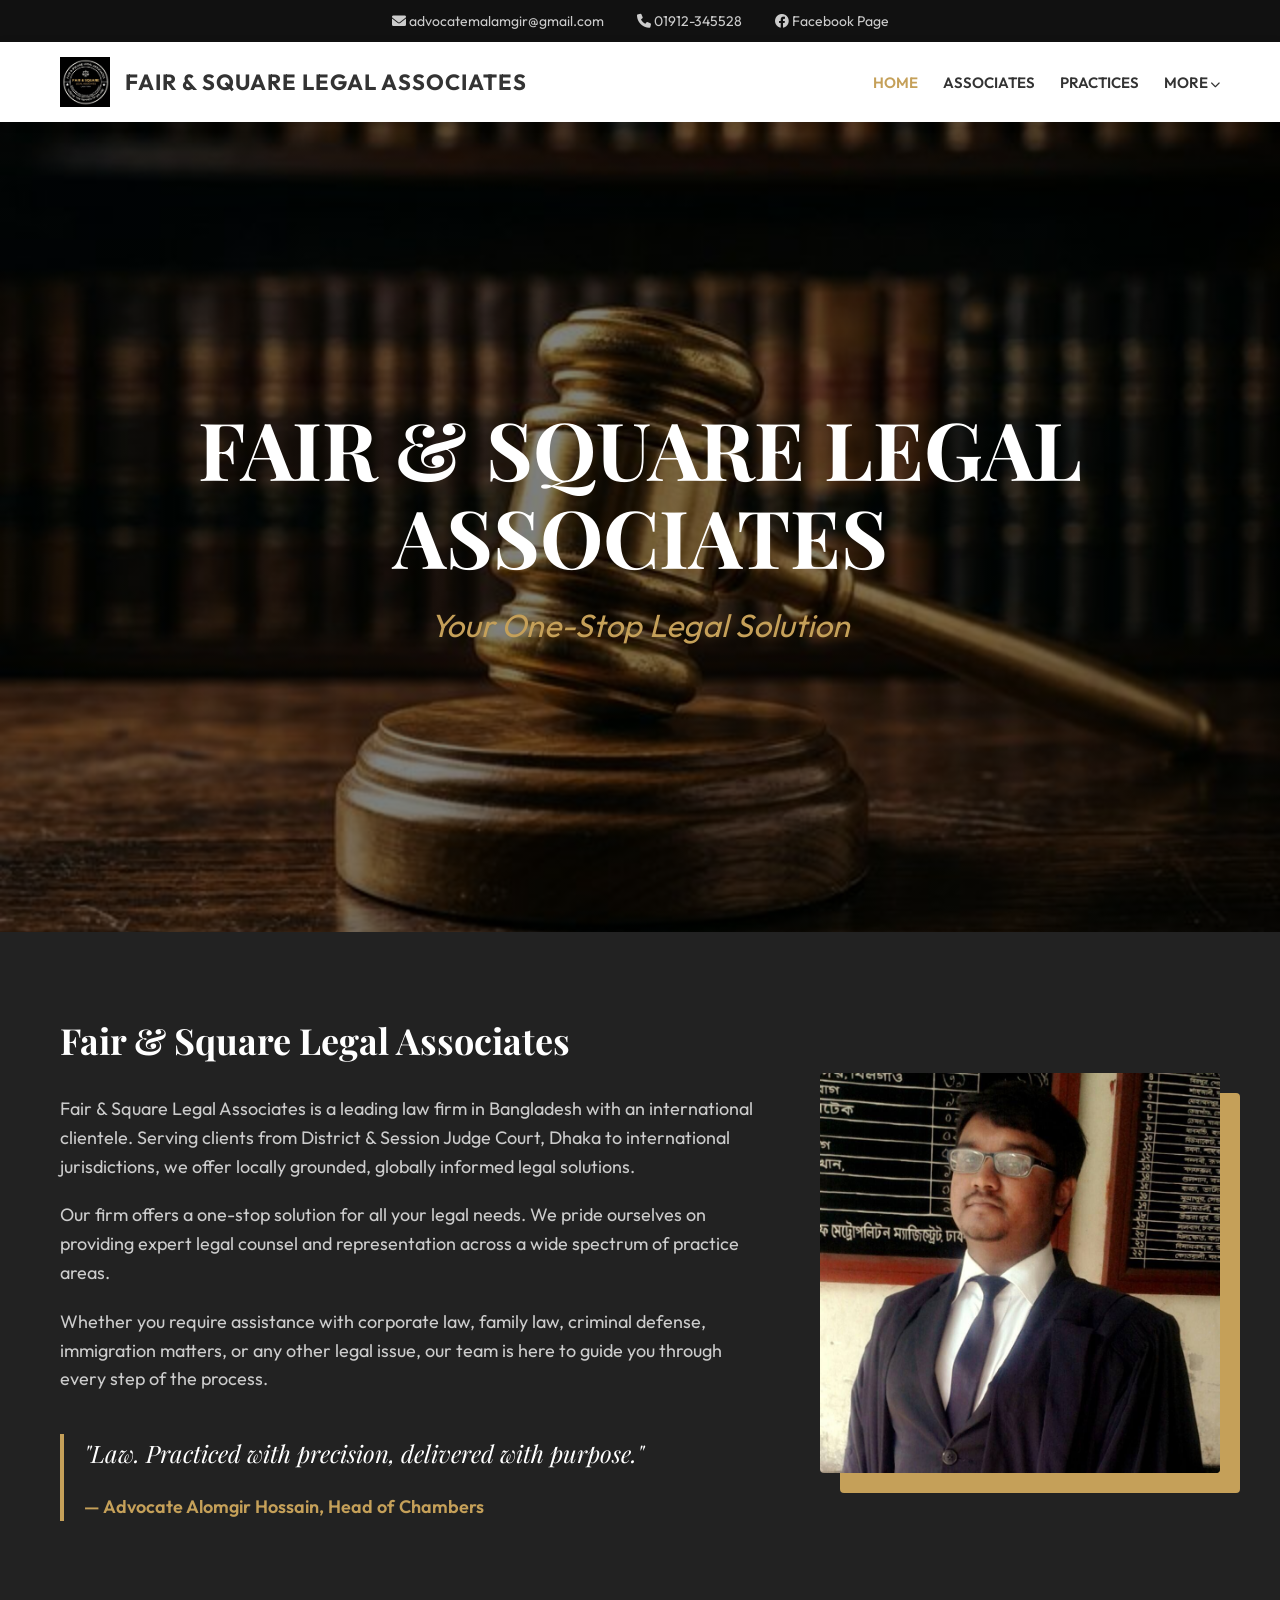
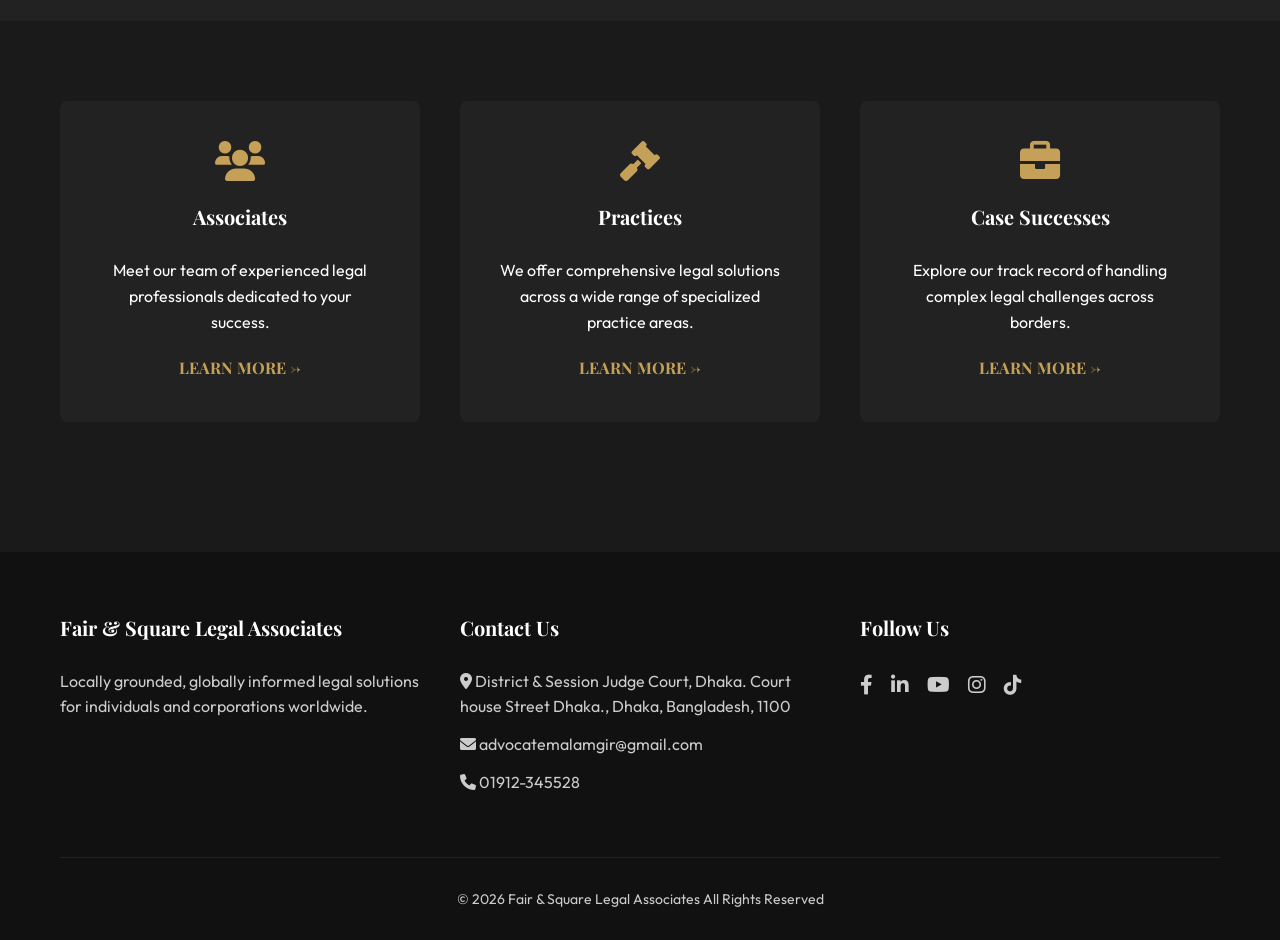
<file: index.html>
<!DOCTYPE html>
<html lang="en">
<head>
    <meta charset="UTF-8">
    <meta name="viewport" content="width=device-width, initial-scale=1.0">
    <title>Fair & Square Legal Associates - Your One-Stop Legal Solution</title>
    <link rel="stylesheet" href="css/style.css">
    <link rel="icon" type="image/x-icon" href="favicon.ico">
    <!-- Font Awesome for icons -->
    <link rel="stylesheet" href="https://cdnjs.cloudflare.com/ajax/libs/font-awesome/6.0.0/css/all.min.css">
</head>
<body>
    <!-- Top Contact Bar -->
    <div class="top-bar">
        <div class="container">
            <a href="mailto:advocatemalamgir@gmail.com"><i class="fas fa-envelope"></i> advocatemalamgir@gmail.com</a>
            <a href="tel:01912-345528"><i class="fas fa-phone"></i> 01912-345528</a>
            <a href="https://www.facebook.com/profile.php?id=61578124595569" target="_blank"><i class="fab fa-facebook"></i> Facebook Page</a>
        </div>
    </div>

    <!-- Header Navigation -->
    <header>
        <div class="nav-container">
            <div class="logo-area">
                <a href="index.html" style="text-decoration: none; display: flex; align-items: center; gap: 15px;">
                    <img src="assets/logo.jpg" alt="Logo" style="height: 50px;">
                    <div class="site-title" style="color: #333;">Fair & Square Legal Associates</div>
                </a>
            </div>
            <div class="menu-toggle">
                <i class="fas fa-bars"></i>
            </div>
            <nav>
                <ul>
                    <li class="active"><a href="index.html">Home</a></li>
                    <li><a href="associates.html">Associates</a></li>
                    <li><a href="practices.html">Practices</a></li>
                    <li>
                        <a href="#">More <i class="fas fa-chevron-down" style="font-size: 10px;"></i></a>
                        <div class="dropdown-menu">
                            <a href="case-client-successes.html">Case & Client Successes</a>
                            <a href="contact-us.html">Contact Us</a>
                        </div>
                    </li>
                </ul>
            </nav>
        </div>
    </header>

    <!-- Hero Section -->
    <section class="hero">
        <h1 class="hero-title animate-on-scroll">Fair & Square Legal Associates</h1>
        <p class="hero-tagline animate-on-scroll">Your One-Stop Legal Solution</p>
    </section>

    <!-- About Section -->
    <section class="dark-section">
        <div class="container">
            <div class="about-grid">
                <div class="about-text animate-on-scroll">
                    <h2>Fair & Square Legal Associates</h2>
                    <p>Fair & Square Legal Associates is a leading law firm in Bangladesh with an international clientele. Serving clients from District & Session Judge Court, Dhaka to international jurisdictions, we offer locally grounded, globally informed legal solutions.</p>
                    <p>Our firm offers a one-stop solution for all your legal needs. We pride ourselves on providing expert legal counsel and representation across a wide spectrum of practice areas.</p>
                    <p>Whether you require assistance with corporate law, family law, criminal defense, immigration matters, or any other legal issue, our team is here to guide you through every step of the process.</p>
                    <div style="margin-top: 40px; border-left: 4px solid var(--accent); padding-left: 20px;">
                        <p class="serif" style="font-style: italic; font-size: 24px; color: #fff;">"Law. Practiced with precision, delivered with purpose."</p>
                        <p style="font-weight: 600; color: var(--accent);">— Advocate Alomgir Hossain, Head of Chambers</p>
                    </div>
                </div>
                <div class="about-img animate-on-scroll">
                    <img src="assets/advocate.jpg" alt="Advocate Profile">
                </div>
            </div>
        </div>
    </section>

    <!-- Quick Links Grid -->
    <section>
        <div class="container">
            <div class="footer-grid">
                <div class="footer-col" style="background: #222; padding: 40px; border-radius: 8px; text-align: center;">
                    <i class="fas fa-users" style="font-size: 40px; color: var(--accent); margin-bottom: 20px;"></i>
                    <h3>Associates</h3>
                    <p style="margin-bottom: 20px;">Meet our team of experienced legal professionals dedicated to your success.</p>
                    <a href="associates.html" class="serif" style="color: var(--accent); font-weight: 700;">LEARN MORE &rarr;</a>
                </div>
                <div class="footer-col" style="background: #222; padding: 40px; border-radius: 8px; text-align: center;">
                    <i class="fas fa-gavel" style="font-size: 40px; color: var(--accent); margin-bottom: 20px;"></i>
                    <h3>Practices</h3>
                    <p style="margin-bottom: 20px;">We offer comprehensive legal solutions across a wide range of specialized practice areas.</p>
                    <a href="practices.html" class="serif" style="color: var(--accent); font-weight: 700;">LEARN MORE &rarr;</a>
                </div>
                <div class="footer-col" style="background: #222; padding: 40px; border-radius: 8px; text-align: center;">
                    <i class="fas fa-briefcase" style="font-size: 40px; color: var(--accent); margin-bottom: 20px;"></i>
                    <h3>Case Successes</h3>
                    <p style="margin-bottom: 20px;">Explore our track record of handling complex legal challenges across borders.</p>
                    <a href="case-client-successes.html" class="serif" style="color: var(--accent); font-weight: 700;">LEARN MORE &rarr;</a>
                </div>
            </div>
        </div>
    </section>

    <!-- Footer -->
    <footer>
        <div class="container">
            <div class="footer-grid">
                <div class="footer-col">
                    <h3 class="serif">Fair & Square Legal Associates</h3>
                    <p>Locally grounded, globally informed legal solutions for individuals and corporations worldwide.</p>
                </div>
                <div class="footer-col">
                    <h3>Contact Us</h3>
                    <ul class="footer-links">
                        <li><i class="fas fa-location-dot"></i> District & Session Judge Court, Dhaka. Court house Street Dhaka., Dhaka, Bangladesh, 1100</li>
                        <li><i class="fas fa-envelope"></i> advocatemalamgir@gmail.com</li>
                        <li><i class="fas fa-phone"></i> 01912-345528</li>
                    </ul>
                </div>
                <div class="footer-col">
                    <h3>Follow Us</h3>
                    <div class="social-icons">
                        <a href="https://www.facebook.com/profile.php?id=61578124595569" target="_blank"><i class="fab fa-facebook-f"></i></a>
                        <a href="#"><i class="fab fa-linkedin-in"></i></a>
                        <a href="#"><i class="fab fa-youtube"></i></a>
                        <a href="#"><i class="fab fa-instagram"></i></a>
                        <a href="#"><i class="fab fa-tiktok"></i></a>
                    </div>
                </div>
            </div>
            <div class="copyright">
                <p>&copy; 2026 Fair & Square Legal Associates All Rights Reserved</p>
            </div>
        </div>
    </footer>

    <script src="js/main.js"></script>
</body>
</html>
</file>
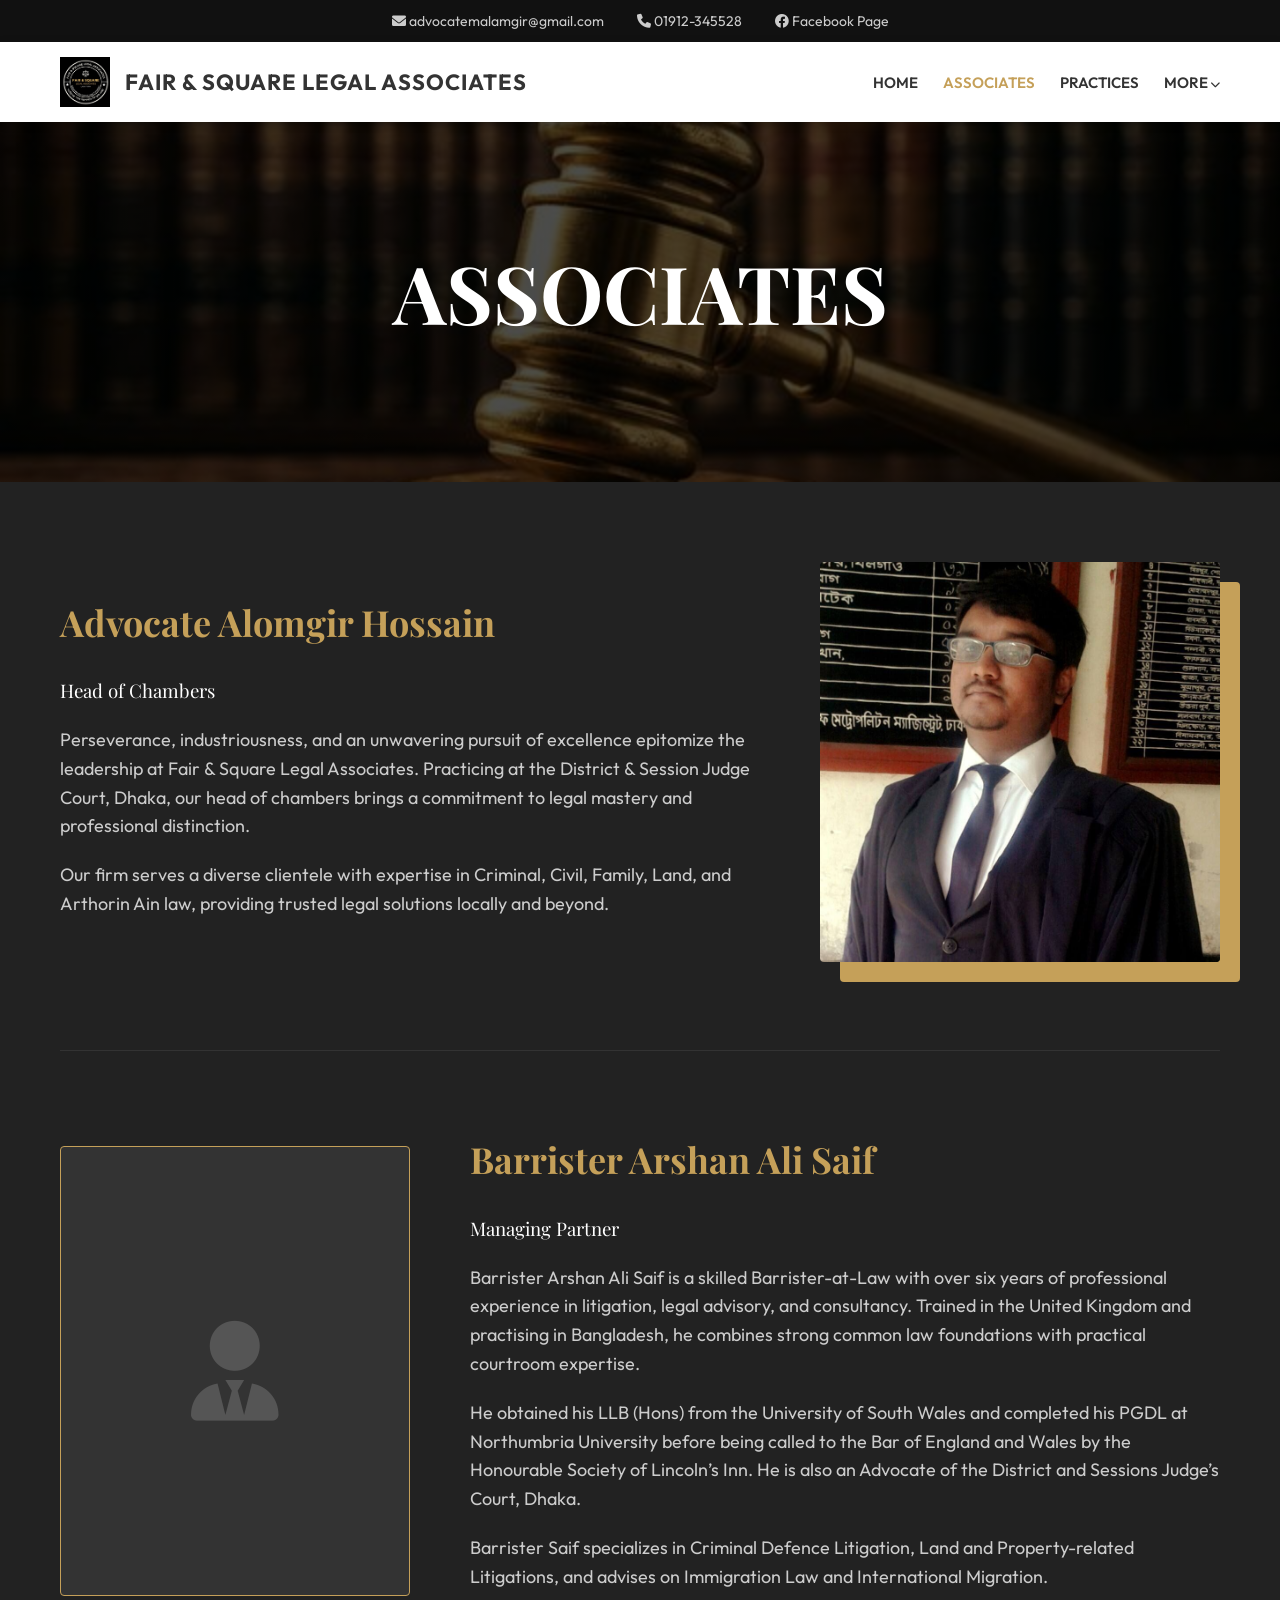
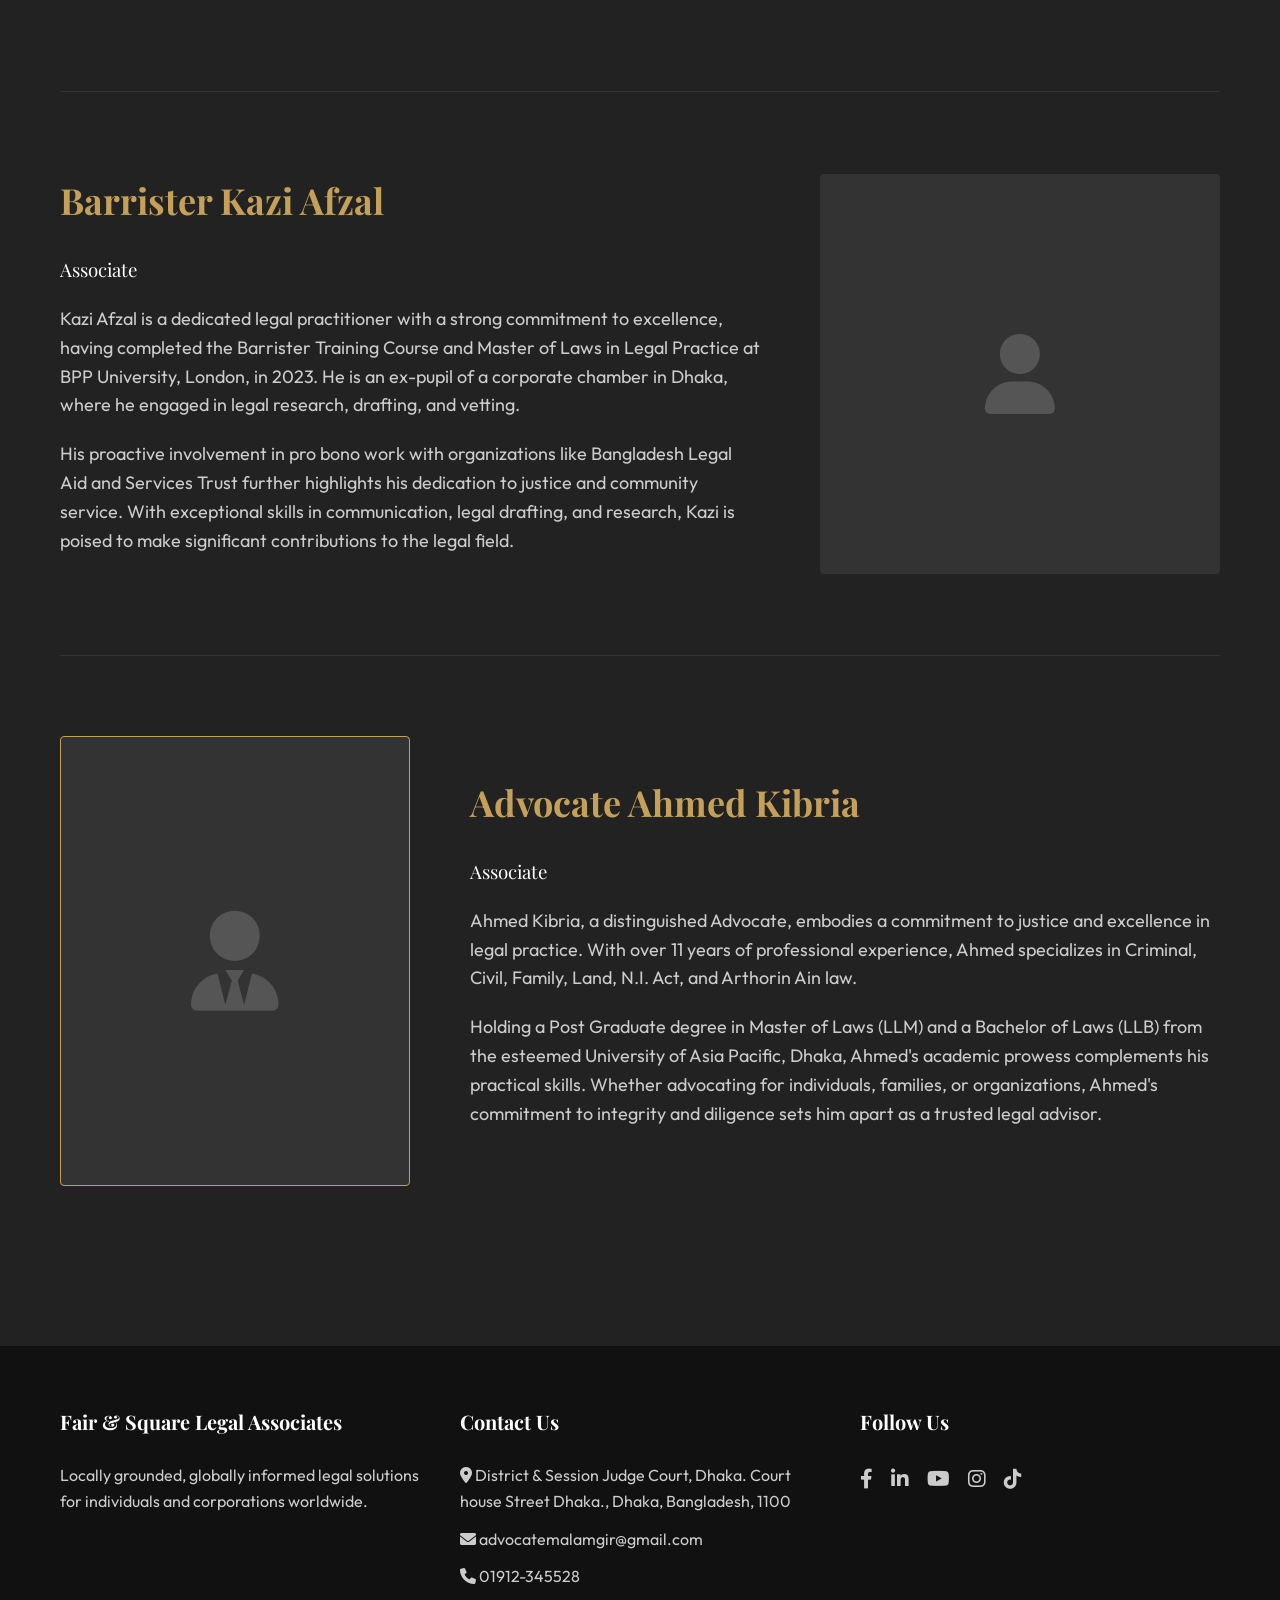
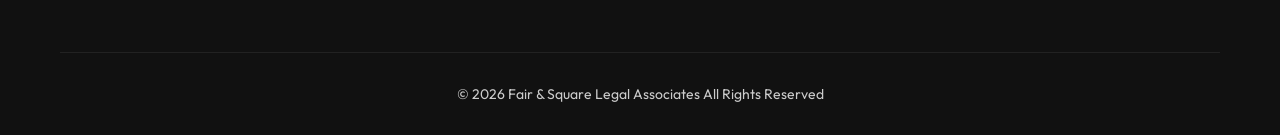
<file: associates.html>
<!DOCTYPE html>
<html lang="en">
<head>
    <meta charset="UTF-8">
    <meta name="viewport" content="width=device-width, initial-scale=1.0">
    <title>Associates - Fair & Square Legal Associates</title>
    <link rel="stylesheet" href="css/style.css">
    <link rel="icon" type="image/x-icon" href="favicon.ico">
    <link rel="stylesheet" href="https://cdnjs.cloudflare.com/ajax/libs/font-awesome/6.0.0/css/all.min.css">
</head>
<body>
    <div class="top-bar">
        <div class="container">
            <a href="mailto:advocatemalamgir@gmail.com"><i class="fas fa-envelope"></i> advocatemalamgir@gmail.com</a>
            <a href="tel:01912-345528"><i class="fas fa-phone"></i> 01912-345528</a>
            <a href="https://www.facebook.com/profile.php?id=61578124595569" target="_blank"><i class="fab fa-facebook"></i> Facebook Page</a>
        </div>
    </div>

    <header>
        <div class="nav-container">
            <div class="logo-area">
                <a href="index.html" style="text-decoration: none; display: flex; align-items: center; gap: 15px;">
                    <img src="assets/logo.jpg" alt="Logo" style="height: 50px;">
                    <div class="site-title" style="color: #333;">Fair & Square Legal Associates</div>
                </a>
            </div>
            <div class="menu-toggle">
                <i class="fas fa-bars"></i>
            </div>
            <nav>
                <ul>
                    <li><a href="index.html">Home</a></li>
                    <li class="active"><a href="associates.html">Associates</a></li>
                    <li><a href="practices.html">Practices</a></li>
                    <li>
                        <a href="#">More <i class="fas fa-chevron-down" style="font-size: 10px;"></i></a>
                        <div class="dropdown-menu">
                            <a href="case-client-successes.html">Case & Client Successes</a>
                            <a href="contact-us.html">Contact Us</a>
                        </div>
                    </li>
                </ul>
            </nav>
        </div>
    </header>

    <section class="hero" style="height: 40vh; background-image: linear-gradient(rgba(0,0,0,0.7), rgba(0,0,0,0.7)), url('assets/hero-bg.png');">
        <h1 class="hero-title">Associates</h1>
    </section>

    <section class="dark-section">
        <div class="container">
            <!-- Associate 1 -->
            <div class="about-grid animate-on-scroll" style="margin-bottom: 80px;">
                <div class="about-text">
                    <h2 class="serif" style="color: var(--accent);">Advocate Alomgir Hossain</h2>
                    <h3 style="margin-bottom: 20px; font-weight: 300;">Head of Chambers</h3>
                    <p>Perseverance, industriousness, and an unwavering pursuit of excellence epitomize the leadership at Fair & Square Legal Associates. Practicing at the District & Session Judge Court, Dhaka, our head of chambers brings a commitment to legal mastery and professional distinction.</p>
                    <p>Our firm serves a diverse clientele with expertise in Criminal, Civil, Family, Land, and Arthorin Ain law, providing trusted legal solutions locally and beyond.</p>
                </div>
                <div class="about-img">
                    <img src="assets/advocate.jpg" alt="Advocate Profile">
                </div>
            </div>

            <hr style="border: 0; border-top: 1px solid #333; margin-bottom: 80px;">

            <!-- Associate 2 -->
            <div class="about-grid animate-on-scroll" style="margin-bottom: 80px; grid-template-columns: 350px 1fr;">
                <div class="about-img">
                    <div style="width: 100%; height: 450px; background: #333; display: flex; align-items: center; justify-content: center; border-radius: 4px; border: 1px solid var(--accent);">
                        <i class="fas fa-user-tie" style="font-size: 100px; color: #555;"></i>
                    </div>
                </div>
                <div class="about-text">
                    <h2 class="serif" style="color: var(--accent);">Barrister Arshan Ali Saif</h2>
                    <h3 style="margin-bottom: 20px; font-weight: 300;">Managing Partner</h3>
                    <p>Barrister Arshan Ali Saif is a skilled Barrister-at-Law with over six years of professional experience in litigation, legal advisory, and consultancy. Trained in the United Kingdom and practising in Bangladesh, he combines strong common law foundations with practical courtroom expertise.</p>
                    <p>He obtained his LLB (Hons) from the University of South Wales and completed his PGDL at Northumbria University before being called to the Bar of England and Wales by the Honourable Society of Lincoln’s Inn. He is also an Advocate of the District and Sessions Judge’s Court, Dhaka.</p>
                    <p>Barrister Saif specializes in Criminal Defence Litigation, Land and Property-related Litigations, and advises on Immigration Law and International Migration.</p>
                </div>
            </div>

            <hr style="border: 0; border-top: 1px solid #333; margin-bottom: 80px;">

            <!-- Associate 3 -->
            <div class="about-grid animate-on-scroll" style="margin-bottom: 80px;">
                <div class="about-text">
                    <h2 class="serif" style="color: var(--accent);">Barrister Kazi Afzal</h2>
                    <h3 style="margin-bottom: 20px; font-weight: 300;">Associate</h3>
                    <p>Kazi Afzal is a dedicated legal practitioner with a strong commitment to excellence, having completed the Barrister Training Course and Master of Laws in Legal Practice at BPP University, London, in 2023. He is an ex-pupil of a corporate chamber in Dhaka, where he engaged in legal research, drafting, and vetting.</p>
                    <p>His proactive involvement in pro bono work with organizations like Bangladesh Legal Aid and Services Trust further highlights his dedication to justice and community service. With exceptional skills in communication, legal drafting, and research, Kazi is poised to make significant contributions to the legal field.</p>
                </div>
                <div class="about-img">
                    <div style="width: 100%; height: 400px; background: #333; display: flex; align-items: center; justify-content: center; border-radius: 4px;">
                        <i class="fas fa-user" style="font-size: 80px; color: #555;"></i>
                    </div>
                </div>
            </div>

            <hr style="border: 0; border-top: 1px solid #333; margin-bottom: 80px;">

            <!-- Associate 4 -->
            <div class="about-grid animate-on-scroll" style="margin-bottom: 80px; grid-template-columns: 350px 1fr;">
                 <div class="about-img">
                    <div style="width: 100%; height: 450px; background: #333; display: flex; align-items: center; justify-content: center; border-radius: 4px; border: 1px solid var(--accent);">
                        <i class="fas fa-user-tie" style="font-size: 100px; color: #555;"></i>
                    </div>
                </div>
                <div class="about-text">
                    <h2 class="serif" style="color: var(--accent);">Advocate Ahmed Kibria</h2>
                    <h3 style="margin-bottom: 20px; font-weight: 300;">Associate</h3>
                    <p>Ahmed Kibria, a distinguished Advocate, embodies a commitment to justice and excellence in legal practice. With over 11 years of professional experience, Ahmed specializes in Criminal, Civil, Family, Land, N.I. Act, and Arthorin Ain law.</p>
                    <p>Holding a Post Graduate degree in Master of Laws (LLM) and a Bachelor of Laws (LLB) from the esteemed University of Asia Pacific, Dhaka, Ahmed's academic prowess complements his practical skills. Whether advocating for individuals, families, or organizations, Ahmed's commitment to integrity and diligence sets him apart as a trusted legal advisor.</p>
                </div>
            </div>
        </div>
    </section>

    <footer>
        <div class="container">
            <div class="footer-grid">
                <div class="footer-col">
                    <h3 class="serif">Fair & Square Legal Associates</h3>
                    <p>Locally grounded, globally informed legal solutions for individuals and corporations worldwide.</p>
                </div>
                <div class="footer-col">
                    <h3>Contact Us</h3>
                    <ul class="footer-links">
                        <li><i class="fas fa-location-dot"></i> District & Session Judge Court, Dhaka. Court house Street Dhaka., Dhaka, Bangladesh, 1100</li>
                        <li><i class="fas fa-envelope"></i> advocatemalamgir@gmail.com</li>
                        <li><i class="fas fa-phone"></i> 01912-345528</li>
                    </ul>
                </div>
                <div class="footer-col">
                    <h3>Follow Us</h3>
                    <div class="social-icons">
                        <a href="https://www.facebook.com/profile.php?id=61578124595569" target="_blank"><i class="fab fa-facebook-f"></i></a>
                        <a href="#"><i class="fab fa-linkedin-in"></i></a>
                        <a href="#"><i class="fab fa-youtube"></i></a>
                        <a href="#"><i class="fab fa-instagram"></i></a>
                        <a href="#"><i class="fab fa-tiktok"></i></a>
                    </div>
                </div>
            </div>
            <div class="copyright">
                <p>&copy; 2026 Fair & Square Legal Associates All Rights Reserved</p>
            </div>
        </div>
    </footer>

    <script src="js/main.js"></script>
</body>
</html>
</file>
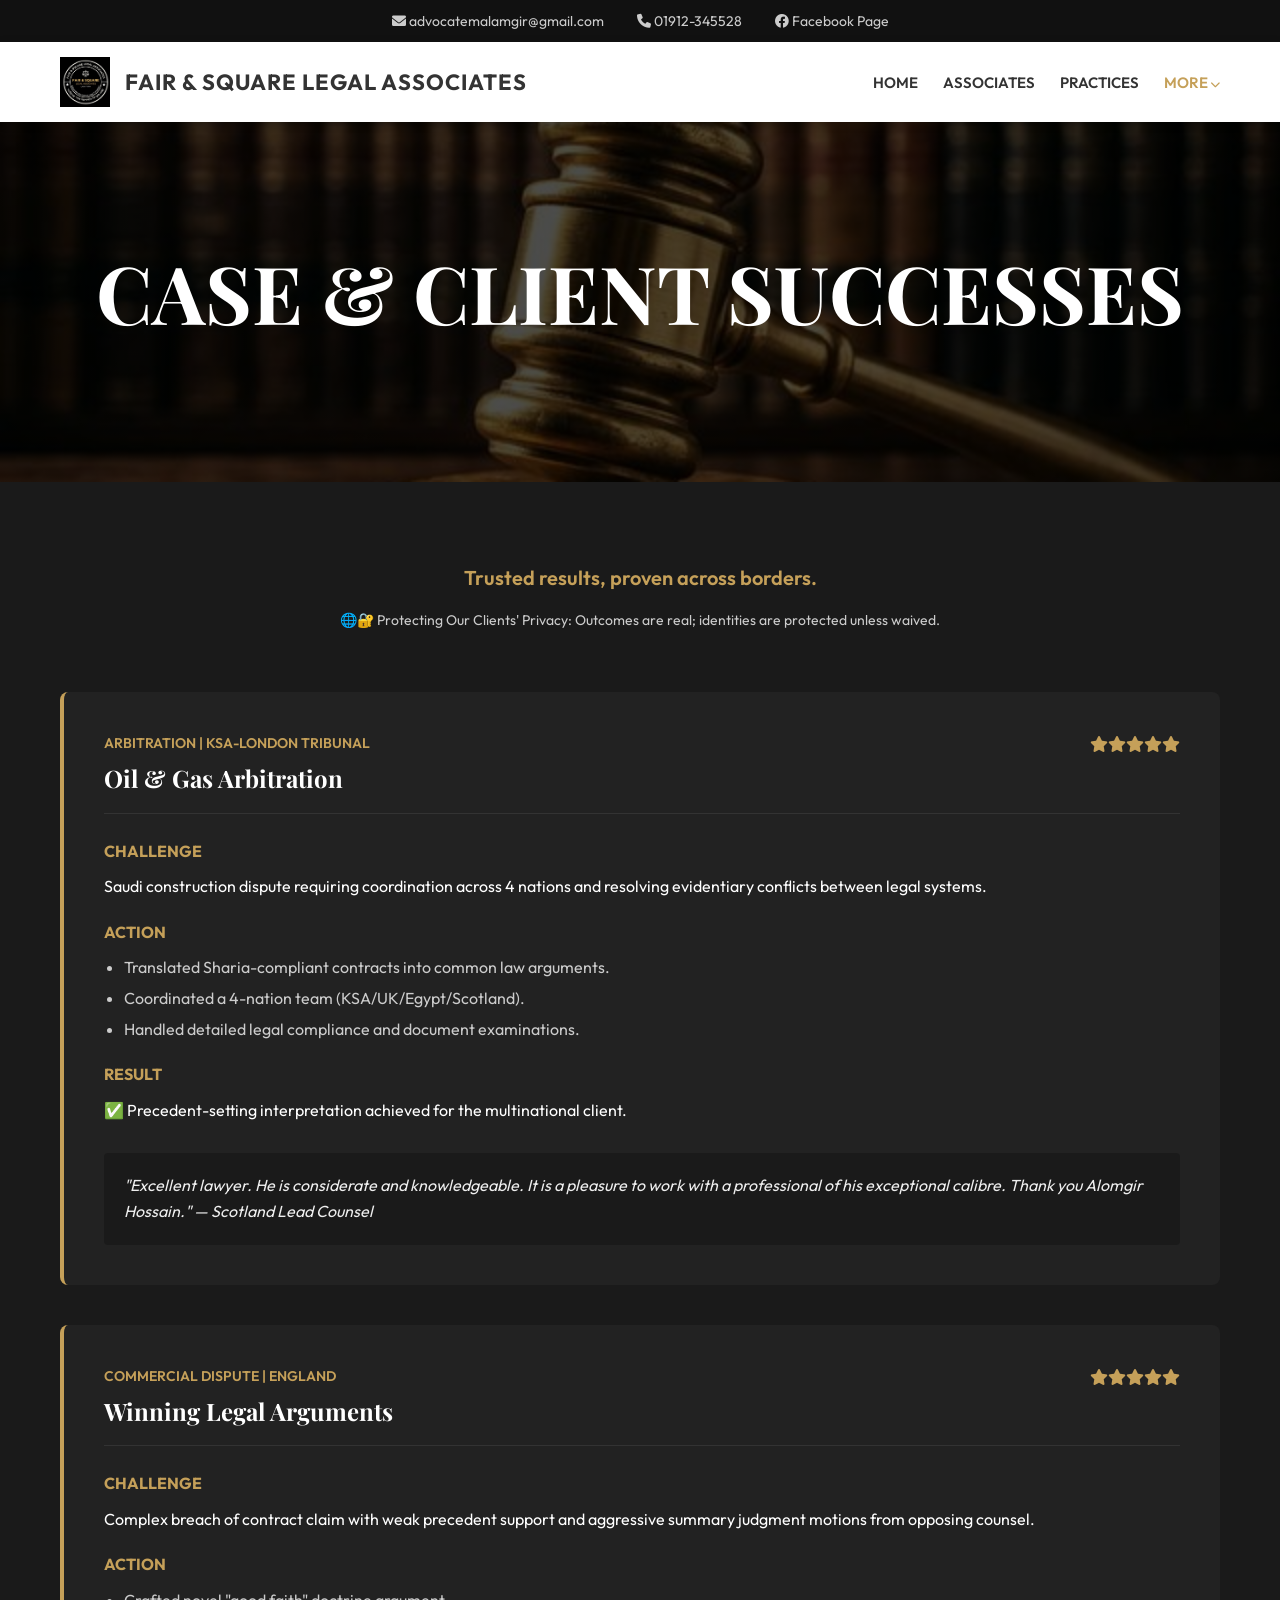
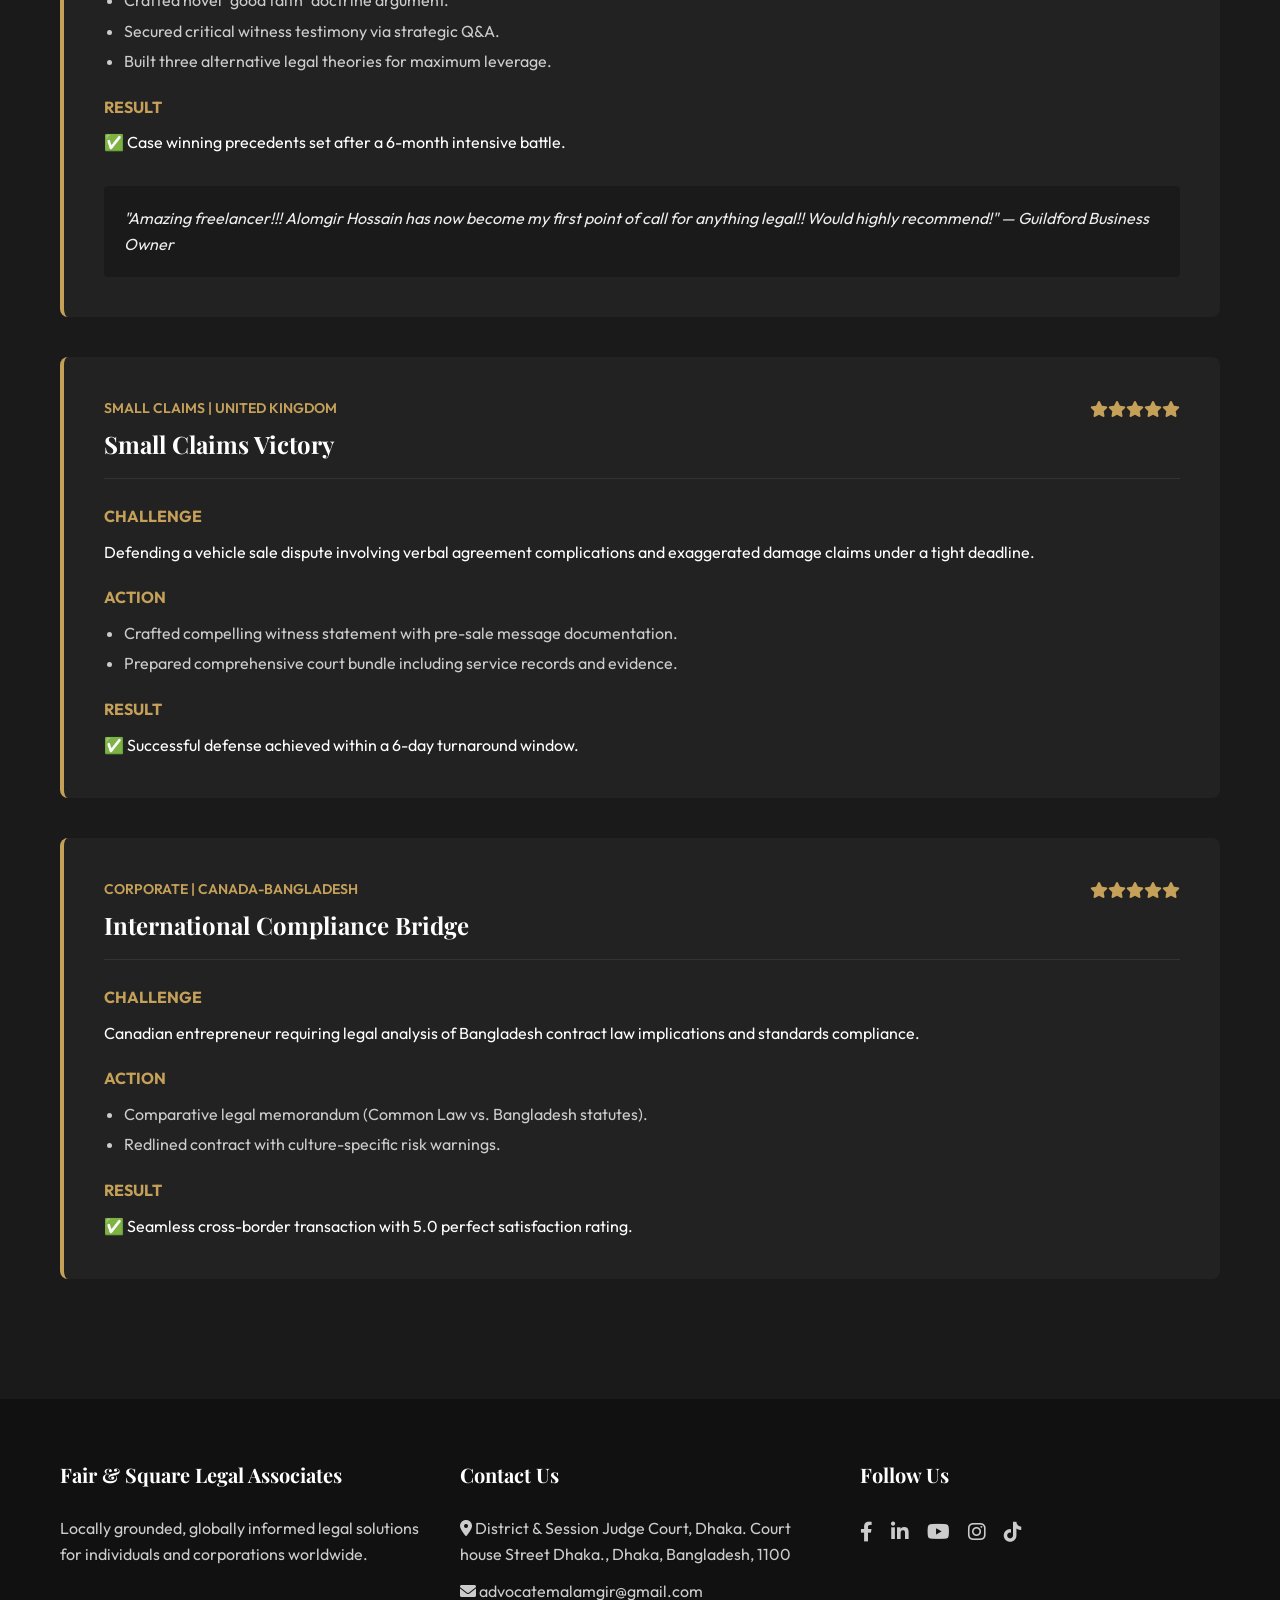
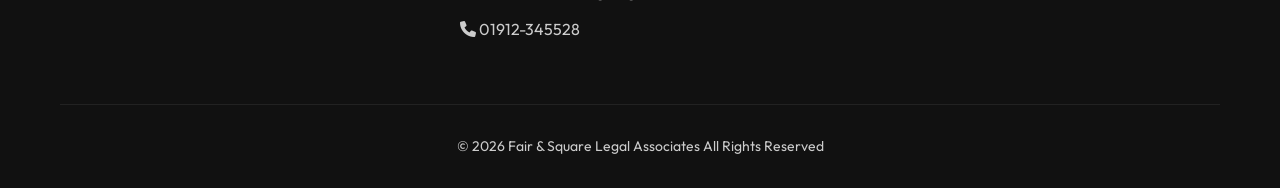
<file: case-client-successes.html>
<!DOCTYPE html>
<html lang="en">
<head>
    <meta charset="UTF-8">
    <meta name="viewport" content="width=device-width, initial-scale=1.0">
    <title>Case & Client Successes - Fair & Square Legal Associates</title>
    <link rel="stylesheet" href="css/style.css">
    <link rel="icon" type="image/x-icon" href="favicon.ico">
    <link rel="stylesheet" href="https://cdnjs.cloudflare.com/ajax/libs/font-awesome/6.0.0/css/all.min.css">
    <style>
        .case-card {
            background: #222;
            padding: 40px;
            border-radius: 8px;
            margin-bottom: 40px;
            border-left: 4px solid var(--accent);
        }
        .case-header {
            display: flex;
            justify-content: space-between;
            align-items: flex-start;
            margin-bottom: 25px;
            border-bottom: 1px solid #333;
            padding-bottom: 15px;
        }
        .case-title {
            font-size: 24px;
            color: #fff;
        }
        .case-rating {
            color: var(--accent);
        }
        .case-tag {
            font-size: 14px;
            color: var(--accent);
            text-transform: uppercase;
            font-weight: 600;
            display: block;
            margin-bottom: 5px;
        }
        .case-content h4 {
            color: var(--accent);
            margin: 20px 0 10px;
            font-size: 16px;
            text-transform: uppercase;
        }
        .case-content ul {
            padding-left: 20px;
            margin-bottom: 15px;
        }
        .case-content li {
            list-style-type: disc;
            margin-bottom: 5px;
            color: var(--text-muted);
        }
        .testimonial {
            margin-top: 30px;
            padding: 20px;
            background: #1a1a1a;
            border-radius: 4px;
            font-style: italic;
            color: #eee;
        }
    </style>
</head>
<body>
    <div class="top-bar">
        <div class="container">
            <a href="mailto:advocatemalamgir@gmail.com"><i class="fas fa-envelope"></i> advocatemalamgir@gmail.com</a>
            <a href="tel:01912-345528"><i class="fas fa-phone"></i> 01912-345528</a>
            <a href="https://www.facebook.com/profile.php?id=61578124595569" target="_blank"><i class="fab fa-facebook"></i> Facebook Page</a>
        </div>
    </div>

    <header>
        <div class="nav-container">
            <div class="logo-area">
                <a href="index.html" style="text-decoration: none; display: flex; align-items: center; gap: 15px;">
                    <img src="assets/logo.jpg" alt="Logo" style="height: 50px;">
                    <div class="site-title" style="color: #333;">Fair & Square Legal Associates</div>
                </a>
            </div>
            <div class="menu-toggle">
                <i class="fas fa-bars"></i>
            </div>
            <nav>
                <ul>
                    <li><a href="index.html">Home</a></li>
                    <li><a href="associates.html">Associates</a></li>
                    <li><a href="practices.html">Practices</a></li>
                    <li class="active">
                        <a href="#">More <i class="fas fa-chevron-down" style="font-size: 10px;"></i></a>
                        <div class="dropdown-menu">
                            <a href="case-client-successes.html">Case & Client Successes</a>
                            <a href="contact-us.html">Contact Us</a>
                        </div>
                    </li>
                </ul>
            </nav>
        </div>
    </header>

    <section class="hero" style="height: 40vh; background-image: linear-gradient(rgba(0,0,0,0.7), rgba(0,0,0,0.7)), url('assets/hero-bg.png');">
        <h1 class="hero-title">Case & Client Successes</h1>
    </section>

    <section>
        <div class="container">
            <div style="max-width: 800px; margin: 0 auto 60px; text-align: center;">
                <p style="font-size: 20px; color: var(--accent); font-weight: 600;">Trusted results, proven across borders.</p>
                <p style="margin-top: 15px; font-size: 14px; color: var(--text-muted);">🌐🔐 Protecting Our Clients' Privacy: Outcomes are real; identities are protected unless waived.</p>
            </div>

            <!-- Case 1 -->
            <div class="case-card animate-on-scroll">
                <div class="case-header">
                    <div>
                        <span class="case-tag">Arbitration | KSA-London Tribunal</span>
                        <h3 class="case-title serif">Oil & Gas Arbitration</h3>
                    </div>
                    <div class="case-rating">
                        <i class="fas fa-star"></i><i class="fas fa-star"></i><i class="fas fa-star"></i><i class="fas fa-star"></i><i class="fas fa-star"></i>
                    </div>
                </div>
                <div class="case-content">
                    <h4>Challenge</h4>
                    <p>Saudi construction dispute requiring coordination across 4 nations and resolving evidentiary conflicts between legal systems.</p>
                    <h4>Action</h4>
                    <ul>
                        <li>Translated Sharia-compliant contracts into common law arguments.</li>
                        <li>Coordinated a 4-nation team (KSA/UK/Egypt/Scotland).</li>
                        <li>Handled detailed legal compliance and document examinations.</li>
                    </ul>
                    <h4>Result</h4>
                    <p>✅ Precedent-setting interpretation achieved for the multinational client.</p>
                    <div class="testimonial">
                        "Excellent lawyer. He is considerate and knowledgeable. It is a pleasure to work with a professional of his exceptional calibre. Thank you Alomgir Hossain." — Scotland Lead Counsel
                    </div>
                </div>
            </div>

            <!-- Case 2 -->
            <div class="case-card animate-on-scroll">
                <div class="case-header">
                    <div>
                        <span class="case-tag">Commercial Dispute | England</span>
                        <h3 class="case-title serif">Winning Legal Arguments</h3>
                    </div>
                    <div class="case-rating">
                        <i class="fas fa-star"></i><i class="fas fa-star"></i><i class="fas fa-star"></i><i class="fas fa-star"></i><i class="fas fa-star"></i>
                    </div>
                </div>
                <div class="case-content">
                    <h4>Challenge</h4>
                    <p>Complex breach of contract claim with weak precedent support and aggressive summary judgment motions from opposing counsel.</p>
                    <h4>Action</h4>
                    <ul>
                        <li>Crafted novel "good faith" doctrine argument.</li>
                        <li>Secured critical witness testimony via strategic Q&A.</li>
                        <li>Built three alternative legal theories for maximum leverage.</li>
                    </ul>
                    <h4>Result</h4>
                    <p>✅ Case winning precedents set after a 6-month intensive battle.</p>
                    <div class="testimonial">
                        "Amazing freelancer!!! Alomgir Hossain has now become my first point of call for anything legal!! Would highly recommend!" — Guildford Business Owner
                    </div>
                </div>
            </div>

            <!-- Case 3 -->
            <div class="case-card animate-on-scroll">
                <div class="case-header">
                    <div>
                        <span class="case-tag">Small Claims | United Kingdom</span>
                        <h3 class="case-title serif">Small Claims Victory</h3>
                    </div>
                    <div class="case-rating">
                        <i class="fas fa-star"></i><i class="fas fa-star"></i><i class="fas fa-star"></i><i class="fas fa-star"></i><i class="fas fa-star"></i>
                    </div>
                </div>
                <div class="case-content">
                    <h4>Challenge</h4>
                    <p>Defending a vehicle sale dispute involving verbal agreement complications and exaggerated damage claims under a tight deadline.</p>
                    <h4>Action</h4>
                    <ul>
                        <li>Crafted compelling witness statement with pre-sale message documentation.</li>
                        <li>Prepared comprehensive court bundle including service records and evidence.</li>
                    </ul>
                    <h4>Result</h4>
                    <p>✅ Successful defense achieved within a 6-day turnaround window.</p>
                </div>
            </div>
            
            <!-- Case 4 -->
             <div class="case-card animate-on-scroll">
                <div class="case-header">
                    <div>
                        <span class="case-tag">Corporate | Canada-Bangladesh</span>
                        <h3 class="case-title serif">International Compliance Bridge</h3>
                    </div>
                    <div class="case-rating">
                        <i class="fas fa-star"></i><i class="fas fa-star"></i><i class="fas fa-star"></i><i class="fas fa-star"></i><i class="fas fa-star"></i>
                    </div>
                </div>
                <div class="case-content">
                    <h4>Challenge</h4>
                    <p>Canadian entrepreneur requiring legal analysis of Bangladesh contract law implications and standards compliance.</p>
                    <h4>Action</h4>
                    <ul>
                        <li>Comparative legal memorandum (Common Law vs. Bangladesh statutes).</li>
                        <li>Redlined contract with culture-specific risk warnings.</li>
                    </ul>
                    <h4>Result</h4>
                    <p>✅ Seamless cross-border transaction with 5.0 perfect satisfaction rating.</p>
                </div>
            </div>

        </div>
    </section>

    <footer>
        <div class="container">
            <div class="footer-grid">
                <div class="footer-col">
                    <h3 class="serif">Fair & Square Legal Associates</h3>
                    <p>Locally grounded, globally informed legal solutions for individuals and corporations worldwide.</p>
                </div>
                <div class="footer-col">
                    <h3>Contact Us</h3>
                    <ul class="footer-links">
                        <li><i class="fas fa-location-dot"></i> District & Session Judge Court, Dhaka. Court house Street Dhaka., Dhaka, Bangladesh, 1100</li>
                        <li><i class="fas fa-envelope"></i> advocatemalamgir@gmail.com</li>
                        <li><i class="fas fa-phone"></i> 01912-345528</li>
                    </ul>
                </div>
                <div class="footer-col">
                    <h3>Follow Us</h3>
                    <div class="social-icons">
                        <a href="https://www.facebook.com/profile.php?id=61578124595569" target="_blank"><i class="fab fa-facebook-f"></i></a>
                        <a href="#"><i class="fab fa-linkedin-in"></i></a>
                        <a href="#"><i class="fab fa-youtube"></i></a>
                        <a href="#"><i class="fab fa-instagram"></i></a>
                        <a href="#"><i class="fab fa-tiktok"></i></a>
                    </div>
                </div>
            </div>
            <div class="copyright">
                <p>&copy; 2026 Fair & Square Legal Associates All Rights Reserved</p>
            </div>
        </div>
    </footer>

    <script src="js/main.js"></script>
</body>
</html>
</file>
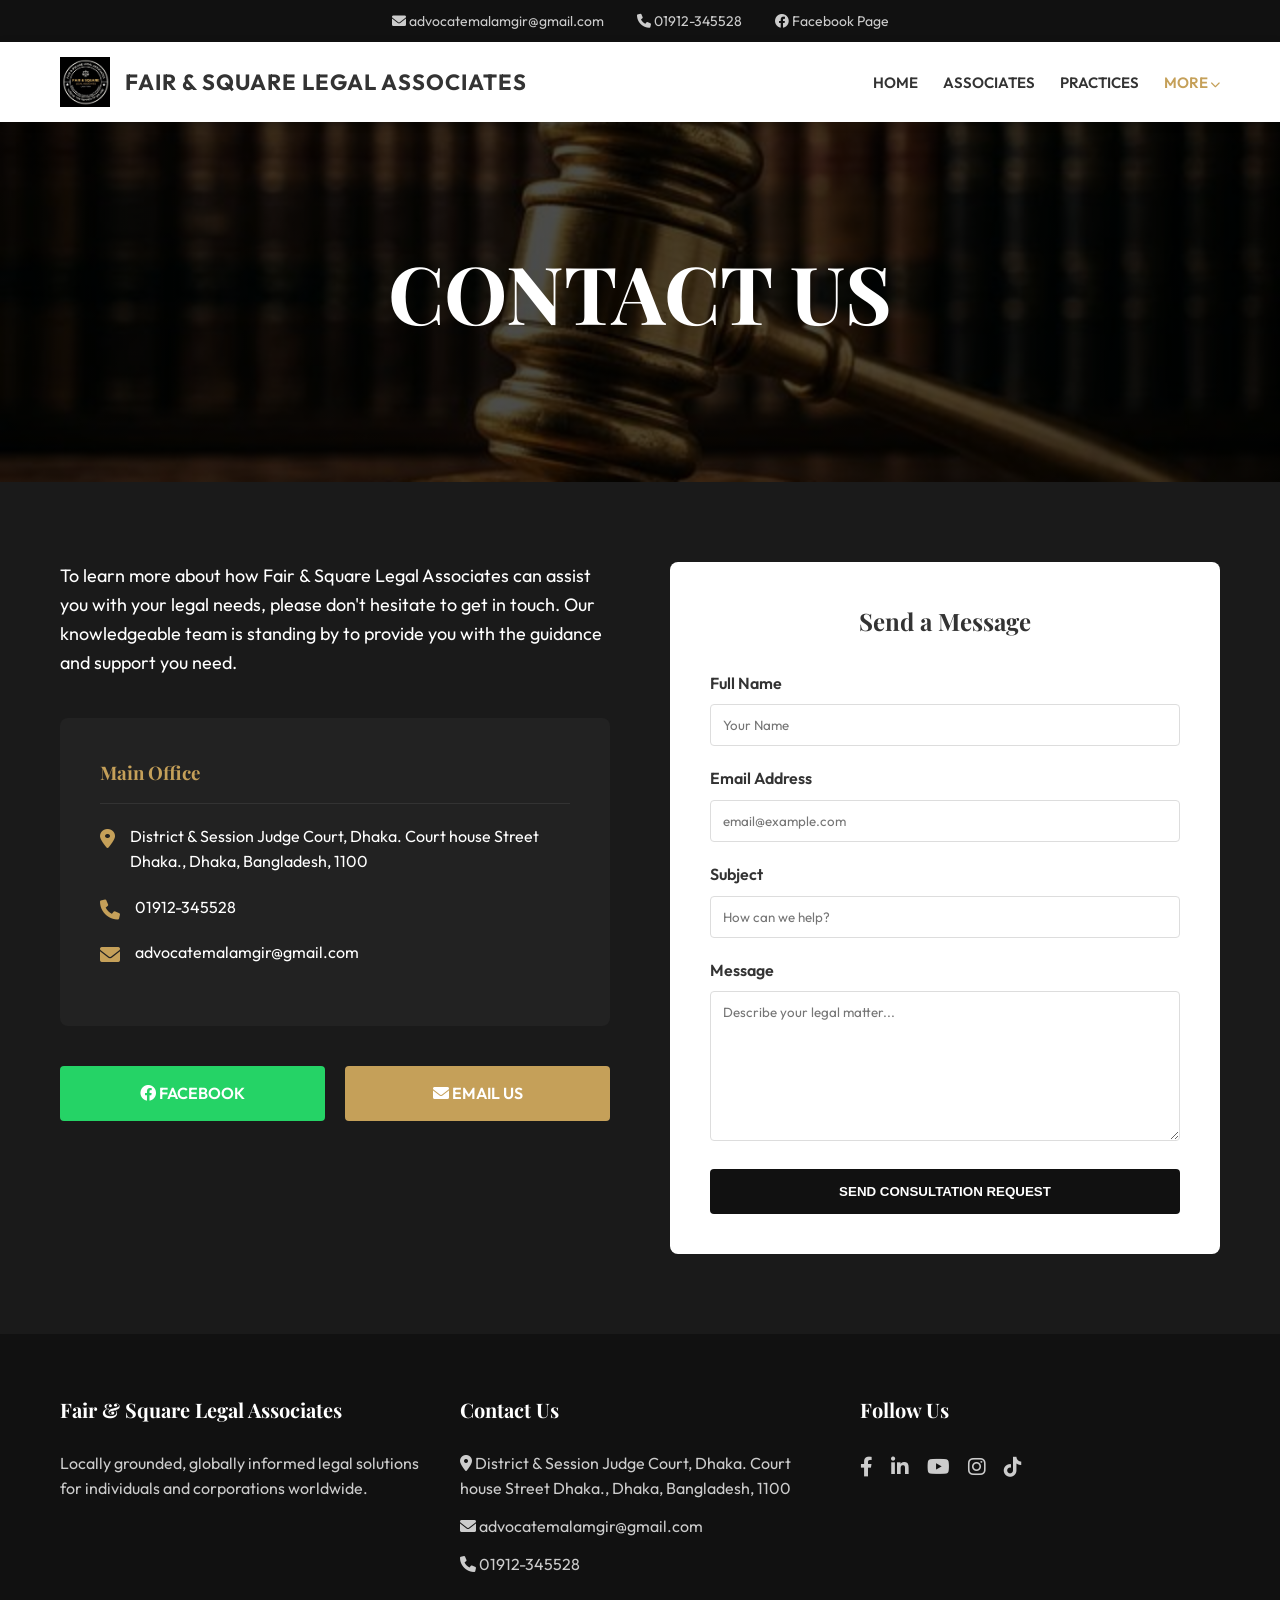
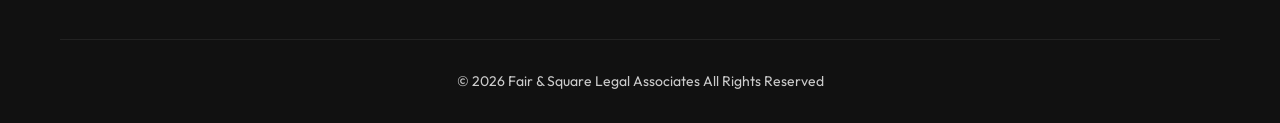
<file: contact-us.html>
<!DOCTYPE html>
<html lang="en">
<head>
    <meta charset="UTF-8">
    <meta name="viewport" content="width=device-width, initial-scale=1.0">
    <title>Contact Us - Fair & Square Legal Associates</title>
    <link rel="stylesheet" href="css/style.css">
    <link rel="icon" type="image/x-icon" href="favicon.ico">
    <link rel="stylesheet" href="https://cdnjs.cloudflare.com/ajax/libs/font-awesome/6.0.0/css/all.min.css">
    <style>
        .contact-grid {
            display: grid;
            grid-template-columns: 1fr 1fr;
            gap: 60px;
        }
        .contact-info-card {
            background: #222;
            padding: 40px;
            border-radius: 8px;
            margin-bottom: 30px;
        }
        .contact-info-card h3 {
            color: var(--accent);
            margin-bottom: 20px;
            border-bottom: 1px solid #333;
            padding-bottom: 15px;
        }
        .contact-detail {
            display: flex;
            align-items: flex-start;
            margin-bottom: 20px;
        }
        .contact-detail i {
            color: var(--accent);
            margin-right: 15px;
            font-size: 20px;
            margin-top: 5px;
        }
        .cta-buttons {
            display: flex;
            gap: 20px;
            margin-top: 40px;
        }
        .btn {
            display: inline-block;
            padding: 15px 30px;
            border-radius: 4px;
            font-weight: 600;
            text-transform: uppercase;
            text-align: center;
            flex: 1;
        }
        .btn-whatsapp {
            background: #25d366;
            color: #fff;
        }
        .btn-email {
            background: var(--accent);
            color: #fff;
        }
        .contact-form {
            background: #fff;
            padding: 40px;
            border-radius: 8px;
            color: #333;
        }
        .form-group {
            margin-bottom: 20px;
        }
        .form-group label {
            display: block;
            margin-bottom: 8px;
            font-weight: 600;
        }
        .form-group input, .form-group textarea {
            width: 100%;
            padding: 12px;
            border: 1px solid #ddd;
            border-radius: 4px;
            font-family: inherit;
        }
        .form-group textarea {
            height: 150px;
        }
        .submit-btn {
            background: #111;
            color: #fff;
            padding: 15px 30px;
            border: none;
            border-radius: 4px;
            font-weight: 700;
            cursor: pointer;
            width: 100%;
            text-transform: uppercase;
        }
    </style>
</head>
<body>
    <div class="top-bar">
        <div class="container">
            <a href="mailto:advocatemalamgir@gmail.com"><i class="fas fa-envelope"></i> advocatemalamgir@gmail.com</a>
            <a href="tel:01912-345528"><i class="fas fa-phone"></i> 01912-345528</a>
            <a href="https://www.facebook.com/profile.php?id=61578124595569" target="_blank"><i class="fab fa-facebook"></i> Facebook Page</a>
        </div>
    </div>

    <header>
        <div class="nav-container">
            <div class="logo-area">
                <a href="index.html" style="text-decoration: none; display: flex; align-items: center; gap: 15px;">
                    <img src="assets/logo.jpg" alt="Logo" style="height: 50px;">
                    <div class="site-title" style="color: #333;">Fair & Square Legal Associates</div>
                </a>
            </div>
            <div class="menu-toggle">
                <i class="fas fa-bars"></i>
            </div>
            <nav>
                <ul>
                    <li><a href="index.html">Home</a></li>
                    <li><a href="associates.html">Associates</a></li>
                    <li><a href="practices.html">Practices</a></li>
                    <li class="active">
                        <a href="#">More <i class="fas fa-chevron-down" style="font-size: 10px;"></i></a>
                        <div class="dropdown-menu">
                            <a href="case-client-successes.html">Case & Client Successes</a>
                            <a href="contact-us.html">Contact Us</a>
                        </div>
                    </li>
                </ul>
            </nav>
        </div>
    </header>

    <section class="hero" style="height: 40vh; background-image: linear-gradient(rgba(0,0,0,0.7), rgba(0,0,0,0.7)), url('assets/hero-bg.png');">
        <h1 class="hero-title">Contact Us</h1>
    </section>

    <section>
        <div class="container">
            <div class="contact-grid">
                <div class="animate-on-scroll">
                    <p style="font-size: 18px; margin-bottom: 40px;">To learn more about how Fair & Square Legal Associates can assist you with your legal needs, please don't hesitate to get in touch. Our knowledgeable team is standing by to provide you with the guidance and support you need.</p>
                    
                    <div class="contact-info-card">
                        <h3 class="serif">Main Office</h3>
                        <div class="contact-detail">
                            <i class="fas fa-location-dot"></i>
                            <p>District & Session Judge Court, Dhaka. Court house Street Dhaka., Dhaka, Bangladesh, 1100</p>
                        </div>
                        <div class="contact-detail">
                            <i class="fas fa-phone"></i>
                            <p>01912-345528</p>
                        </div>
                        <div class="contact-detail">
                            <i class="fas fa-envelope"></i>
                            <p>advocatemalamgir@gmail.com</p>
                        </div>
                    </div>

                    <div class="cta-buttons">
                        <a href="https://www.facebook.com/profile.php?id=61578124595569" target="_blank" class="btn btn-whatsapp"><i class="fab fa-facebook"></i> Facebook</a>
                        <a href="mailto:advocatemalamgir@gmail.com" class="btn btn-email"><i class="fas fa-envelope"></i> Email Us</a>
                    </div>
                </div>

                <div class="animate-on-scroll">
                    <div class="contact-form">
                        <h2 class="serif" style="margin-bottom: 30px; text-align: center;">Send a Message</h2>
                        <form action="#">
                            <div class="form-group">
                                <label for="name">Full Name</label>
                                <input type="text" id="name" placeholder="Your Name" required>
                            </div>
                            <div class="form-group">
                                <label for="email">Email Address</label>
                                <input type="email" id="email" placeholder="email@example.com" required>
                            </div>
                            <div class="form-group">
                                <label for="subject">Subject</label>
                                <input type="text" id="subject" placeholder="How can we help?">
                            </div>
                            <div class="form-group">
                                <label for="message">Message</label>
                                <textarea id="message" placeholder="Describe your legal matter..."></textarea>
                            </div>
                            <button type="submit" class="submit-btn">Send Consultation Request</button>
                        </form>
                    </div>
                </div>
            </div>
        </div>
    </section>

    <footer>
        <div class="container">
            <div class="footer-grid">
                <div class="footer-col">
                    <h3 class="serif">Fair & Square Legal Associates</h3>
                    <p>Locally grounded, globally informed legal solutions for individuals and corporations worldwide.</p>
                </div>
                <div class="footer-col">
                    <h3>Contact Us</h3>
                    <ul class="footer-links">
                        <li><i class="fas fa-location-dot"></i> District & Session Judge Court, Dhaka. Court house Street Dhaka., Dhaka, Bangladesh, 1100</li>
                        <li><i class="fas fa-envelope"></i> advocatemalamgir@gmail.com</li>
                        <li><i class="fas fa-phone"></i> 01912-345528</li>
                    </ul>
                </div>
                <div class="footer-col">
                    <h3>Follow Us</h3>
                    <div class="social-icons">
                        <a href="https://www.facebook.com/profile.php?id=61578124595569" target="_blank"><i class="fab fa-facebook-f"></i></a>
                        <a href="#"><i class="fab fa-linkedin-in"></i></a>
                        <a href="#"><i class="fab fa-youtube"></i></a>
                        <a href="#"><i class="fab fa-instagram"></i></a>
                        <a href="#"><i class="fab fa-tiktok"></i></a>
                    </div>
                </div>
            </div>
            <div class="copyright">
                <p>&copy; 2026 Fair & Square Legal Associates All Rights Reserved</p>
            </div>
        </div>
    </footer>

    <script src="js/main.js"></script>
</body>
</html>
</file>
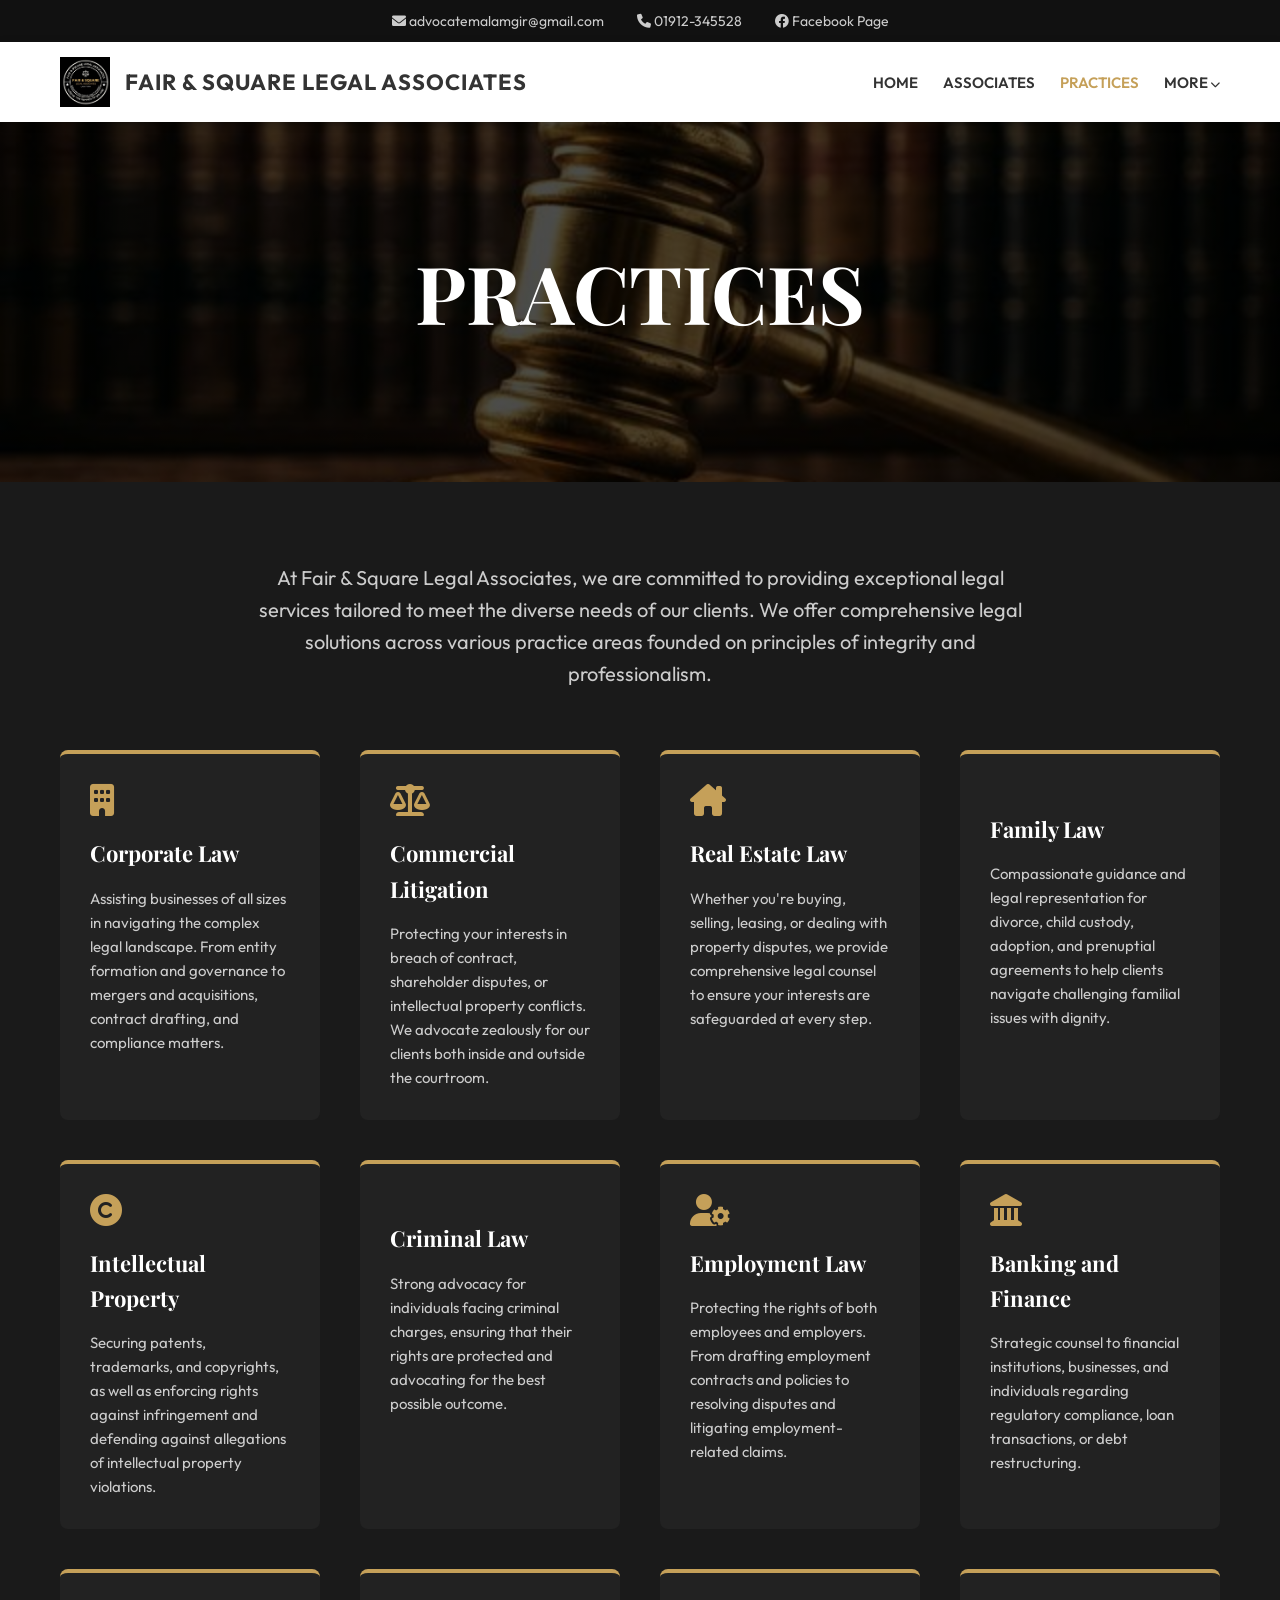
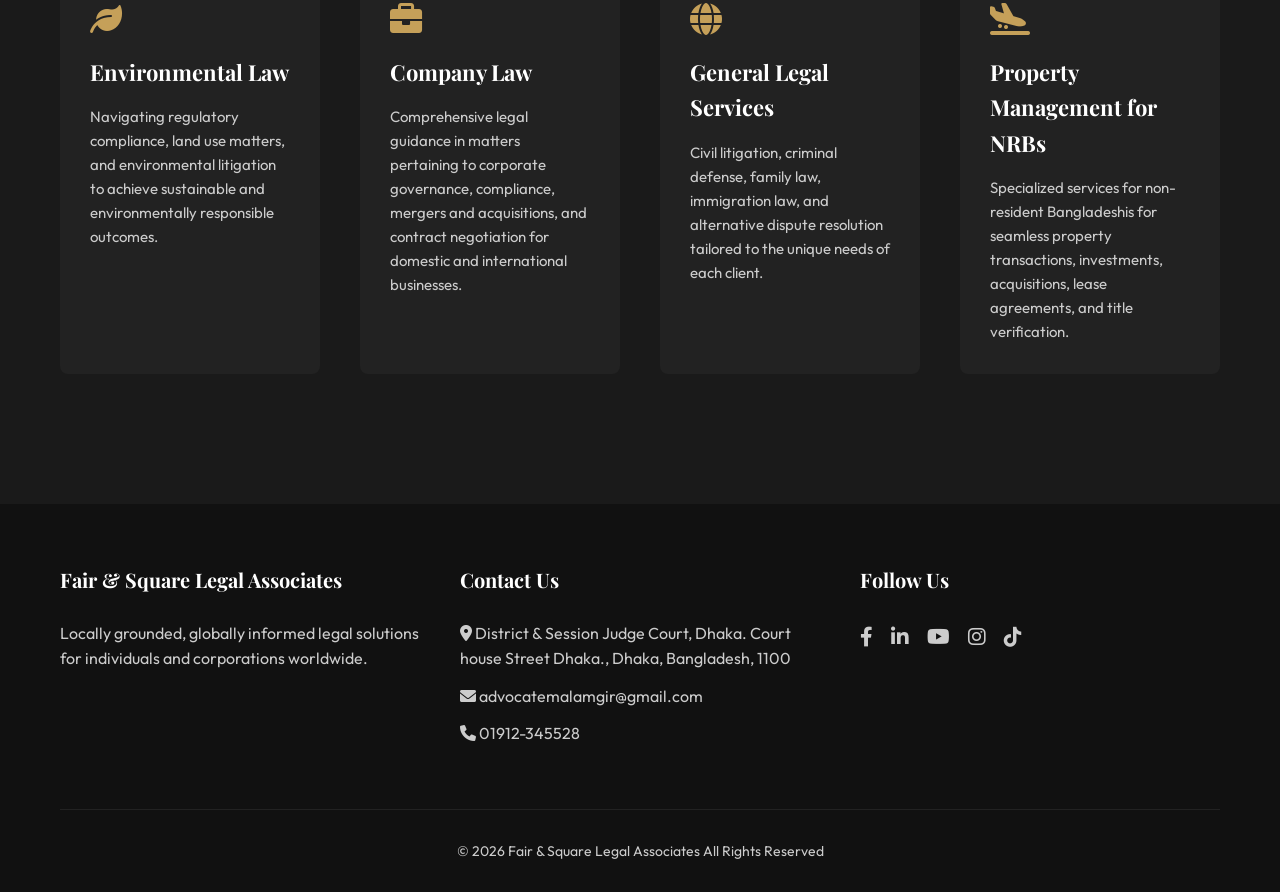
<file: practices.html>
<!DOCTYPE html>
<html lang="en">
<head>
    <meta charset="UTF-8">
    <meta name="viewport" content="width=device-width, initial-scale=1.0">
    <title>Practices - Fair & Square Legal Associates</title>
    <link rel="stylesheet" href="css/style.css">
    <link rel="icon" type="image/x-icon" href="favicon.ico">
    <link rel="stylesheet" href="https://cdnjs.cloudflare.com/ajax/libs/font-awesome/6.0.0/css/all.min.css">
    <style>
        .practice-card {
            background: #222;
            padding: 30px;
            border-radius: 8px;
            border-top: 4px solid var(--accent);
            transition: var(--transition);
        }
        .practice-card:hover {
            transform: translateY(-10px);
            background: #2a2a2a;
        }
        .practice-card i {
            font-size: 32px;
            color: var(--accent);
            margin-bottom: 20px;
        }
        .practice-card h3 {
            margin-bottom: 15px;
            font-size: 22px;
        }
        .practice-card p {
            color: var(--text-muted);
            font-size: 15px;
        }
    </style>
</head>
<body>
    <div class="top-bar">
        <div class="container">
            <a href="mailto:advocatemalamgir@gmail.com"><i class="fas fa-envelope"></i> advocatemalamgir@gmail.com</a>
            <a href="tel:01912-345528"><i class="fas fa-phone"></i> 01912-345528</a>
            <a href="https://www.facebook.com/profile.php?id=61578124595569" target="_blank"><i class="fab fa-facebook"></i> Facebook Page</a>
        </div>
    </div>

    <header>
        <div class="nav-container">
            <div class="logo-area">
                <a href="index.html" style="text-decoration: none; display: flex; align-items: center; gap: 15px;">
                    <img src="assets/logo.jpg" alt="Logo" style="height: 50px;">
                    <div class="site-title" style="color: #333;">Fair & Square Legal Associates</div>
                </a>
            </div>
            <div class="menu-toggle">
                <i class="fas fa-bars"></i>
            </div>
            <nav>
                <ul>
                    <li><a href="index.html">Home</a></li>
                    <li><a href="associates.html">Associates</a></li>
                    <li class="active"><a href="practices.html">Practices</a></li>
                    <li>
                        <a href="#">More <i class="fas fa-chevron-down" style="font-size: 10px;"></i></a>
                        <div class="dropdown-menu">
                            <a href="case-client-successes.html">Case & Client Successes</a>
                            <a href="contact-us.html">Contact Us</a>
                        </div>
                    </li>
                </ul>
            </nav>
        </div>
    </header>

    <section class="hero" style="height: 40vh; background-image: linear-gradient(rgba(0,0,0,0.7), rgba(0,0,0,0.7)), url('assets/hero-bg.png');">
        <h1 class="hero-title">Practices</h1>
    </section>

    <section>
        <div class="container">
            <div style="max-width: 800px; margin: 0 auto 60px; text-align: center;">
                <p class="animate-on-scroll" style="font-size: 20px; color: var(--text-muted);">At Fair & Square Legal Associates, we are committed to providing exceptional legal services tailored to meet the diverse needs of our clients. We offer comprehensive legal solutions across various practice areas founded on principles of integrity and professionalism.</p>
            </div>

            <div class="footer-grid">
                <!-- Practice 1 -->
                <div class="practice-card animate-on-scroll">
                    <i class="fas fa-building"></i>
                    <h3>Corporate Law</h3>
                    <p>Assisting businesses of all sizes in navigating the complex legal landscape. From entity formation and governance to mergers and acquisitions, contract drafting, and compliance matters.</p>
                </div>
                <!-- Practice 2 -->
                <div class="practice-card animate-on-scroll">
                    <i class="fas fa-scale-balanced"></i>
                    <h3>Commercial Litigation</h3>
                    <p>Protecting your interests in breach of contract, shareholder disputes, or intellectual property conflicts. We advocate zealously for our clients both inside and outside the courtroom.</p>
                </div>
                <!-- Practice 3 -->
                <div class="practice-card animate-on-scroll">
                    <i class="fas fa-house-chimney"></i>
                    <h3>Real Estate Law</h3>
                    <p>Whether you're buying, selling, leasing, or dealing with property disputes, we provide comprehensive legal counsel to ensure your interests are safeguarded at every step.</p>
                </div>
                <!-- Practice 4 -->
                <div class="practice-card animate-on-scroll">
                    <i class="fas fa-people-roof"></i>
                    <h3>Family Law</h3>
                    <p>Compassionate guidance and legal representation for divorce, child custody, adoption, and prenuptial agreements to help clients navigate challenging familial issues with dignity.</p>
                </div>
                <!-- Practice 5 -->
                <div class="practice-card animate-on-scroll">
                    <i class="fas fa-copyright"></i>
                    <h3>Intellectual Property</h3>
                    <p>Securing patents, trademarks, and copyrights, as well as enforcing rights against infringement and defending against allegations of intellectual property violations.</p>
                </div>
                <!-- Practice 6 -->
                <div class="practice-card animate-on-scroll">
                    <i class="fas fa-shield-halved"></i>
                    <h3>Criminal Law</h3>
                    <p>Strong advocacy for individuals facing criminal charges, ensuring that their rights are protected and advocating for the best possible outcome.</p>
                </div>
                <!-- Practice 7 -->
                <div class="practice-card animate-on-scroll">
                    <i class="fas fa-user-gear"></i>
                    <h3>Employment Law</h3>
                    <p>Protecting the rights of both employees and employers. From drafting employment contracts and policies to resolving disputes and litigating employment-related claims.</p>
                </div>
                <!-- Practice 8 -->
                <div class="practice-card animate-on-scroll">
                    <i class="fas fa-landmark"></i>
                    <h3>Banking and Finance</h3>
                    <p>Strategic counsel to financial institutions, businesses, and individuals regarding regulatory compliance, loan transactions, or debt restructuring.</p>
                </div>
                <!-- Practice 9 -->
                <div class="practice-card animate-on-scroll">
                    <i class="fas fa-leaf"></i>
                    <h3>Environmental Law</h3>
                    <p>Navigating regulatory compliance, land use matters, and environmental litigation to achieve sustainable and environmentally responsible outcomes.</p>
                </div>
                <!-- Practice 10 -->
                <div class="practice-card animate-on-scroll">
                    <i class="fas fa-briefcase"></i>
                    <h3>Company Law</h3>
                    <p>Comprehensive legal guidance in matters pertaining to corporate governance, compliance, mergers and acquisitions, and contract negotiation for domestic and international businesses.</p>
                </div>
                <!-- Practice 11 -->
                <div class="practice-card animate-on-scroll">
                    <i class="fas fa-globe"></i>
                    <h3>General Legal Services</h3>
                    <p>Civil litigation, criminal defense, family law, immigration law, and alternative dispute resolution tailored to the unique needs of each client.</p>
                </div>
                <!-- Practice 12 -->
                <div class="practice-card animate-on-scroll">
                    <i class="fas fa-plane-arrival"></i>
                    <h3>Property Management for NRBs</h3>
                    <p>Specialized services for non-resident Bangladeshis for seamless property transactions, investments, acquisitions, lease agreements, and title verification.</p>
                </div>
            </div>
        </div>
    </section>

    <footer>
        <div class="container">
            <div class="footer-grid">
                <div class="footer-col">
                    <h3 class="serif">Fair & Square Legal Associates</h3>
                    <p>Locally grounded, globally informed legal solutions for individuals and corporations worldwide.</p>
                </div>
                <div class="footer-col">
                    <h3>Contact Us</h3>
                    <ul class="footer-links">
                        <li><i class="fas fa-location-dot"></i> District & Session Judge Court, Dhaka. Court house Street Dhaka., Dhaka, Bangladesh, 1100</li>
                        <li><i class="fas fa-envelope"></i> advocatemalamgir@gmail.com</li>
                        <li><i class="fas fa-phone"></i> 01912-345528</li>
                    </ul>
                </div>
                <div class="footer-col">
                    <h3>Follow Us</h3>
                    <div class="social-icons">
                        <a href="https://www.facebook.com/profile.php?id=61578124595569" target="_blank"><i class="fab fa-facebook-f"></i></a>
                        <a href="#"><i class="fab fa-linkedin-in"></i></a>
                        <a href="#"><i class="fab fa-youtube"></i></a>
                        <a href="#"><i class="fab fa-instagram"></i></a>
                        <a href="#"><i class="fab fa-tiktok"></i></a>
                    </div>
                </div>
            </div>
            <div class="copyright">
                <p>&copy; 2026 Fair & Square Legal Associates All Rights Reserved</p>
            </div>
        </div>
    </footer>

    <script src="js/main.js"></script>
</body>
</html>
</file>
<file: css/style.css>
@import url('https://fonts.googleapis.com/css2?family=Outfit:wght@300;400;600&family=Playfair+Display:ital,wght@0,400;0,700;1,400&display=swap');

:root {
    --primary-bg: #1a1a1a;
    --secondary-bg: #222222;
    --accent: #c5a059;
    --accent-hover: #b38f4d;
    --text-main: #ffffff;
    --text-muted: #cccccc;
    --header-bg: #ffffff;
    --nav-text: #333333;
    --top-bar-bg: #111111;
    --max-width: 1200px;
    --section-padding: 80px 20px;
    --transition: all 0.3s ease;
}

* {
    margin: 0;
    padding: 0;
    box-sizing: border-box;
}

body {
    font-family: 'Outfit', sans-serif;
    line-height: 1.6;
    color: var(--text-main);
    background-color: var(--primary-bg);
    overflow-x: hidden;
}

h1, h2, h3, .serif {
    font-family: 'Playfair Display', serif;
}

a {
    text-decoration: none;
    color: inherit;
    transition: var(--transition);
}

ul {
    list-style: none;
}

.container {
    max-width: var(--max-width);
    margin: 0 auto;
    padding: 0 20px;
}

/* Header & Nav */
.top-bar {
    background-color: var(--top-bar-bg);
    padding: 10px 0;
    font-size: 14px;
    text-align: center;
}

.top-bar a {
    margin: 0 15px;
    color: var(--text-muted);
}

.top-bar a:hover {
    color: var(--accent);
}

header {
    background: var(--header-bg);
    color: var(--nav-text);
    padding: 15px 0;
    position: sticky;
    top: 0;
    z-index: 1000;
    box-shadow: 0 2px 10px rgba(0,0,0,0.1);
    transition: var(--transition);
}

.nav-container {
    display: flex;
    justify-content: space-between;
    align-items: center;
    max-width: var(--max-width);
    margin: 0 auto;
    padding: 0 20px;
}

.logo-area {
    display: flex;
    align-items: center;
}

.logo-img {
    height: 40px;
    margin-right: 15px;
}

.site-title {
    font-size: 22px;
    font-weight: 700;
    text-transform: uppercase;
    letter-spacing: 1px;
}

nav ul {
    display: flex;
    align-items: center;
}

nav li {
    margin-left: 25px;
    position: relative;
}

nav a {
    font-weight: 600;
    font-size: 15px;
    text-transform: uppercase;
}

nav a:hover, nav li.active a {
    color: var(--accent);
}

/* Dropdown */
.dropdown-menu {
    position: absolute;
    top: 100%;
    right: 0;
    background: #fff;
    min-width: 200px;
    box-shadow: 0 5px 15px rgba(0,0,0,0.1);
    opacity: 0;
    visibility: hidden;
    transform: translateY(10px);
    transition: var(--transition);
    padding: 10px 0;
}

nav li:hover .dropdown-menu {
    opacity: 1;
    visibility: visible;
    transform: translateY(0);
}

.dropdown-menu a {
    display: block;
    padding: 10px 20px;
    text-transform: none;
    font-weight: 400;
}

.dropdown-menu a:hover {
    background: #f9f9f9;
}

/* Hero Section */
.hero {
    height: 90vh;
    background: linear-gradient(rgba(0,0,0,0.5), rgba(0,0,0,0.5)), url('../assets/hero-bg.png');
    background-size: cover;
    background-position: center;
    display: flex;
    flex-direction: column;
    justify-content: center;
    align-items: center;
    text-align: center;
    padding: 20px;
}

.hero-title {
    font-size: clamp(40px, 8vw, 80px);
    margin-bottom: 20px;
    color: #fff;
    text-transform: uppercase;
    line-height: 1.1;
}

.hero-tagline {
    font-size: clamp(20px, 4vw, 32px);
    font-style: italic;
    color: var(--accent);
}

/* Sections */
section {
    padding: var(--section-padding);
}

.dark-section {
    background-color: var(--secondary-bg);
}

/* About Section */
.about-grid {
    display: grid;
    grid-template-columns: 1fr 400px;
    gap: 60px;
    align-items: center;
}

.about-text h2 {
    font-size: 36px;
    margin-bottom: 25px;
}

.about-text p {
    margin-bottom: 20px;
    color: var(--text-muted);
    font-size: 18px;
}

.about-img img {
    width: 100%;
    border-radius: 4px;
    box-shadow: 20px 20px 0 var(--accent);
}

/* Footer style */
footer {
    background: #111;
    padding: 60px 0 30px;
    color: var(--text-muted);
}

.footer-grid {
    display: grid;
    grid-template-columns: repeat(auto-fit, minmax(250px, 1fr));
    gap: 40px;
    margin-bottom: 50px;
}

.footer-col h3 {
    color: #fff;
    margin-bottom: 25px;
    font-size: 20px;
}

.footer-links li {
    margin-bottom: 12px;
}

.social-icons a {
    font-size: 20px;
    margin-right: 15px;
}

.copyright {
    text-align: center;
    border-top: 1px solid #222;
    padding-top: 30px;
    font-size: 14px;
}

/* Mobile Nav Toggle */
.menu-toggle {
    display: none;
    font-size: 24px;
    cursor: pointer;
}

@media (max-width: 991px) {
    .about-grid {
        grid-template-columns: 1fr;
    }
    
    .about-img {
        order: -1;
        max-width: 500px;
        margin: 0 auto;
    }

    .menu-toggle {
        display: block;
    }

    nav {
        position: fixed;
        left: -100%;
        top: 0;
        width: 100%;
        height: 100vh;
        background: #fff;
        transition: 0.4s;
        z-index: 1001;
        display: flex;
        justify-content: center;
        align-items: center;
    }

    nav.active {
        left: 0;
    }

    nav ul {
        flex-direction: column;
    }

    nav li {
        margin: 15px 0;
    }

    .dropdown-menu {
        position: static;
        opacity: 1;
        visibility: visible;
        transform: none;
        box-shadow: none;
        text-align: center;
        background: #f4f4f4;
    }
}
</file>
